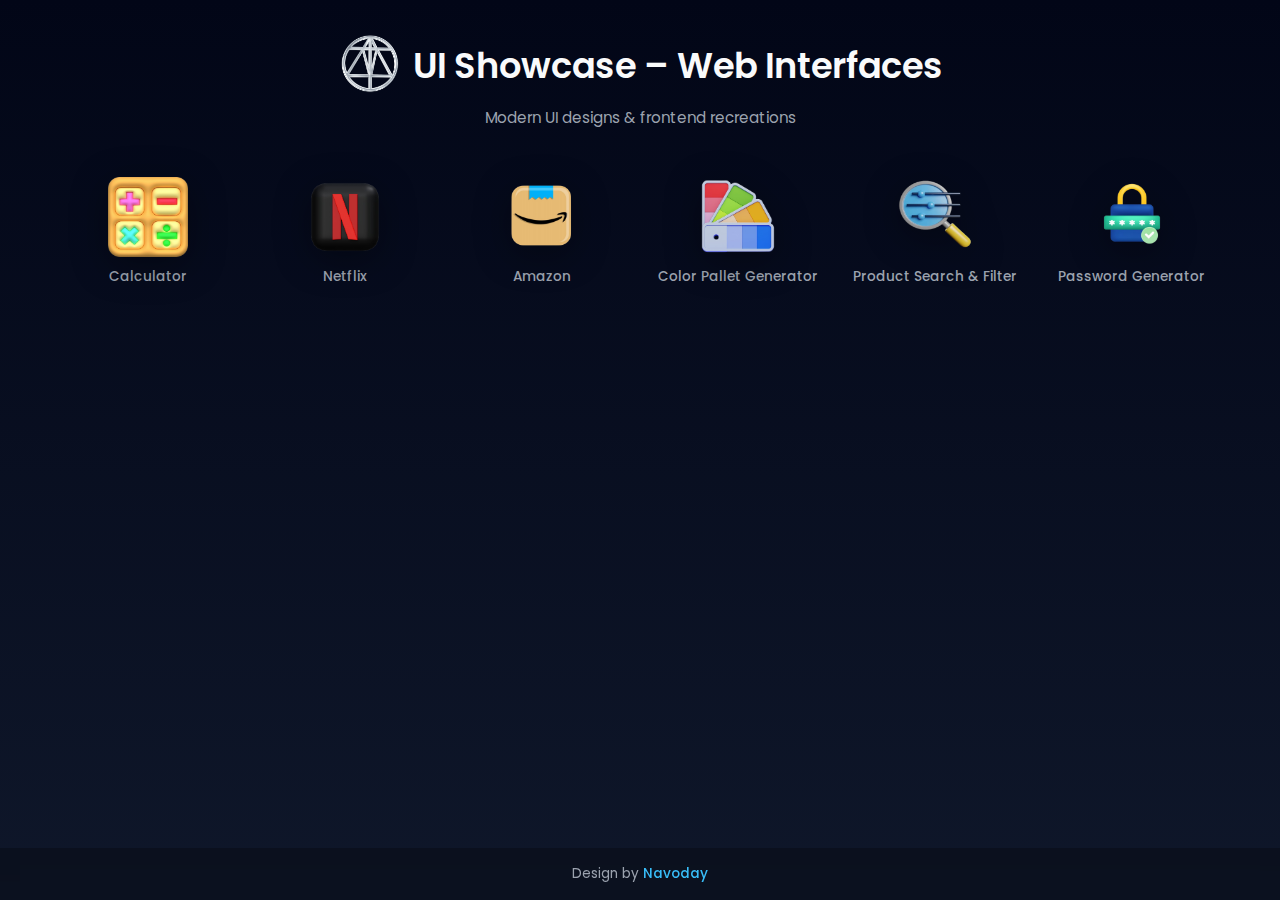
<file: index.html>
<!DOCTYPE html>
<html lang="en">

<head>
  <meta charset="UTF-8" />
  <meta name="viewport" content="width=device-width, initial-scale=1.0" />
  <link rel="icon" href="./favicon.ico">
  <link rel="icon" type="image/png" sizes="16x16" href="./assets/favicon-16x16.png">
  <link rel="icon" type="image/png" sizes="32x32" href="./assets/favicon-32x32.png">
  <link rel="apple-touch-icon" sizes="180x180" href="./assets/favicon.png">
  <title>UI Showcase | Web Interfaces</title>
  <link href="https://fonts.googleapis.com/css2?family=Poppins:wght@400;500;600&display=swap" rel="stylesheet">
  <link rel="stylesheet" href="style.css">
</head>

<body>
  <header>
    <div class="header-inner">
      <img src="./assets/logo_Light.png" loading="eager" alt="UI Showcase Logo" width="66" height="66">
      <h1>UI Showcase – Web Interfaces</h1>
    </div>
    <p>Modern UI designs & frontend recreations</p>
  </header>

  <main>
    <section class="ui-grid" aria-label="UI Showcase">

      <a href="./calculator/calculator.html" class="ui-item">
        <img src="./assets/ui-calculator.png" loading="lazy" alt="Calculator UI Preview">
        <span>Calculator</span>
      </a>


      <a href="./netflix/netflix.html" class="ui-item">
        <img src="./assets/ui-netflix.png" loading="lazy" alt="Netflix UI Preview">
        <span>Netflix</span>
      </a>


      <a href="./amazon/amazon.html" class="ui-item">
        <img src="./assets/ui-amazon.png" loading="lazy" alt="Amazon UI Preview">
        <span>Amazon</span>
      </a>

      <a href="./colorPalette/colorPaletteGenerator.html" class="ui-item">
        <img src="./assets/ui-colorPalette.png" loading="lazy" alt="Color Palette UI Preview">
        <span>Color Pallet Generator</span>
      </a>

      <a href="./productFiltering/productFiltering.html" class="ui-item">
        <img src="./assets/ui-productFiltering.png" loading="lazy" alt="Product Search & Filter UI Preview">
        <span> Product Search & Filter</span>
      </a>

       <a href="./passwordGenerator/passwordGenerator.html" class="ui-item">
        <img src="./assets/ui-passwordGenerator.png" loading="lazy" alt="Password Generator UI Preview">
        <span> Password Generator</span>
      </a>

    </section>

  </main>
  <footer>
    Design by
    <a href="https://navoday-kopawar.github.io/navoday-portfolio/" target="_blank" rel="noopener noreferrer">
      Navoday
    </a>
  </footer>

</body>

</html>
</file>
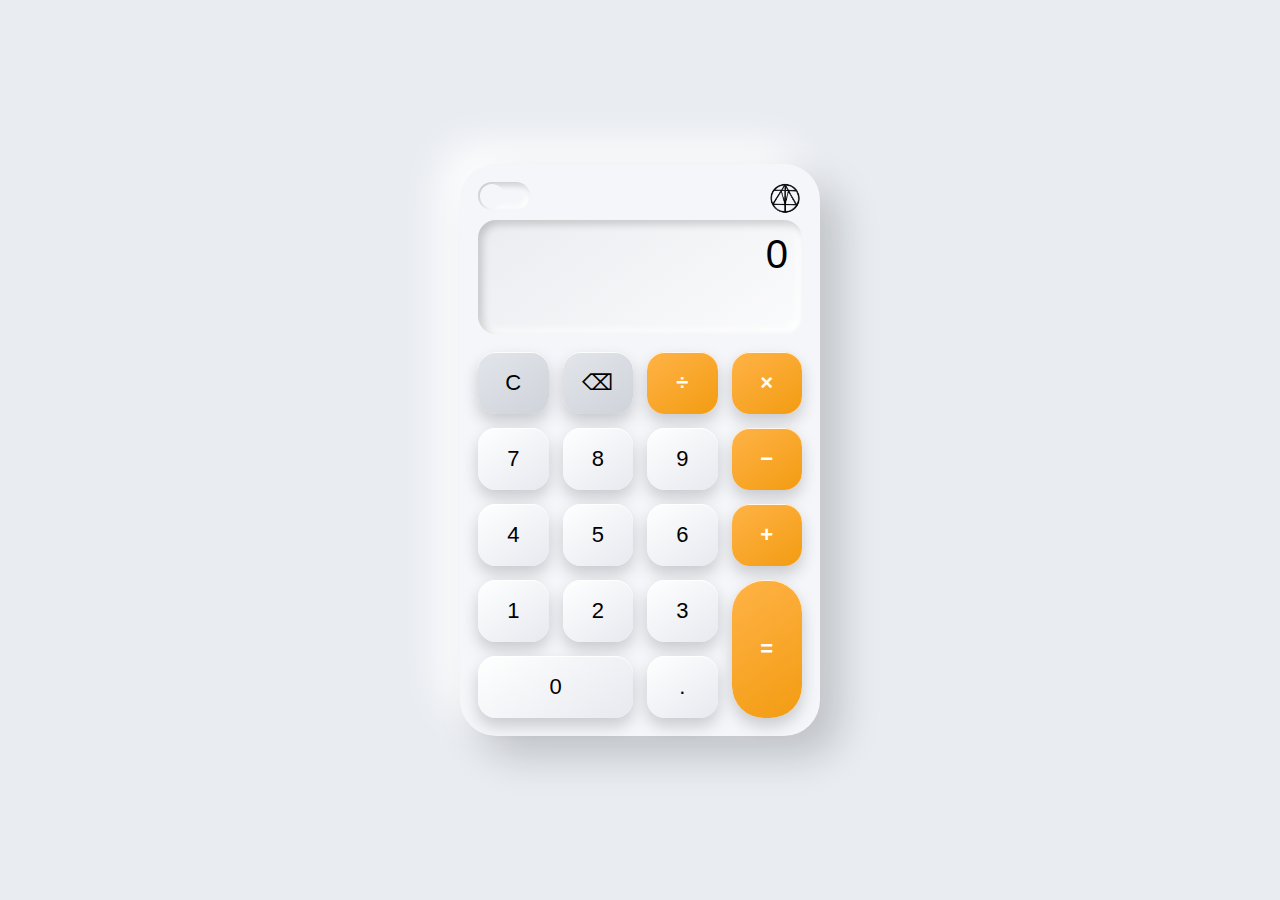
<file: calculator/calculator.html>
<!DOCTYPE html>
<html lang="en">

<head>
  <meta charset="UTF-8" />
  <meta name="viewport" content="width=device-width,
               initial-scale=1.0,
               maximum-scale=1.0,
               user-scalable=no" />
  <link rel="icon" href="./favicon.ico">
  <link rel="icon" type="image/png" sizes="16x16" href="../assets/favicon-16x16.png">
  <link rel="icon" type="image/png" sizes="32x32" href="../assets/favicon-32x32.png">
  <link rel="apple-touch-icon" sizes="180x180" href="../assets/favicon.png">
  <link rel="stylesheet" href="./style.css">
  <title>Calculator UI | UI Showcase</title>

</head>

<body>
  <div class="app-shell">
    <div class="calculator">

      <div class="logo">
        <img src="../assets/logo_Light.png" class="logo-dark">
        <img src="../assets/logo_Dark.png" class="logo-light">
      </div>

      <div class="header">
        <button class="theme-toggle" onclick="toggleTheme(); feedback();">
          <div class="toggle-thumb"></div>
        </button>
      </div>

      <div class="display-wrapper">
        <textarea id="display" class="display" readonly>0</textarea>
      </div>

      <div class="buttons">

        <!-- Clear / Backspace -->
        <button class="clear" aria-label="Clear all" onclick="feedback(); clearAll()">
          C
        </button>

        <button class="backspace" aria-label="Delete last digit" onclick="feedback(); deleteLast()">
          ⌫
        </button>

        <!-- Operators -->
        <button class="operator" aria-label="Divide" onclick="feedback(); appendToDisplay('/')">
          ÷
        </button>

        <button class="operator" aria-label="Multiply" onclick="feedback(); appendToDisplay('*')">
          ×
        </button>

        <!-- Numbers row 1 -->
        <button aria-label="Number 7" onclick="feedback(); appendToDisplay('7')">
          7
        </button>

        <button aria-label="Number 8" onclick="feedback(); appendToDisplay('8')">
          8
        </button>

        <button aria-label="Number 9" onclick="feedback(); appendToDisplay('9')">
          9
        </button>

        <button class="operator" aria-label="Subtract" onclick="feedback(); appendToDisplay('-')">
          −
        </button>

        <!-- Numbers row 2 -->
        <button aria-label="Number 4" onclick="feedback(); appendToDisplay('4')">
          4
        </button>

        <button aria-label="Number 5" onclick="feedback(); appendToDisplay('5')">
          5
        </button>

        <button aria-label="Number 6" onclick="feedback(); appendToDisplay('6')">
          6
        </button>

        <button class="operator" aria-label="Add" onclick="feedback(); appendToDisplay('+')">
          +
        </button>

        <!-- Numbers row 3 -->
        <button aria-label="Number 1" onclick="feedback(); appendToDisplay('1')">
          1
        </button>

        <button aria-label="Number 2" onclick="feedback(); appendToDisplay('2')">
          2
        </button>

        <button aria-label="Number 3" onclick="feedback(); appendToDisplay('3')">
          3
        </button>

        <!-- Equals -->
        <button class="equals" aria-label="Calculate result" onclick="feedback(); calculate()">
          =
        </button>

        <!-- Zero / Decimal -->
        <button class="zero" aria-label="Number 0" onclick="feedback(); appendToDisplay('0')">
          0
        </button>

        <button aria-label="Decimal point" onclick="feedback(); appendToDisplay('.')">
          .
        </button>

      </div>

    </div>
  </div>

  <script src="./script.js"></script>
</body>

</html>
</file>
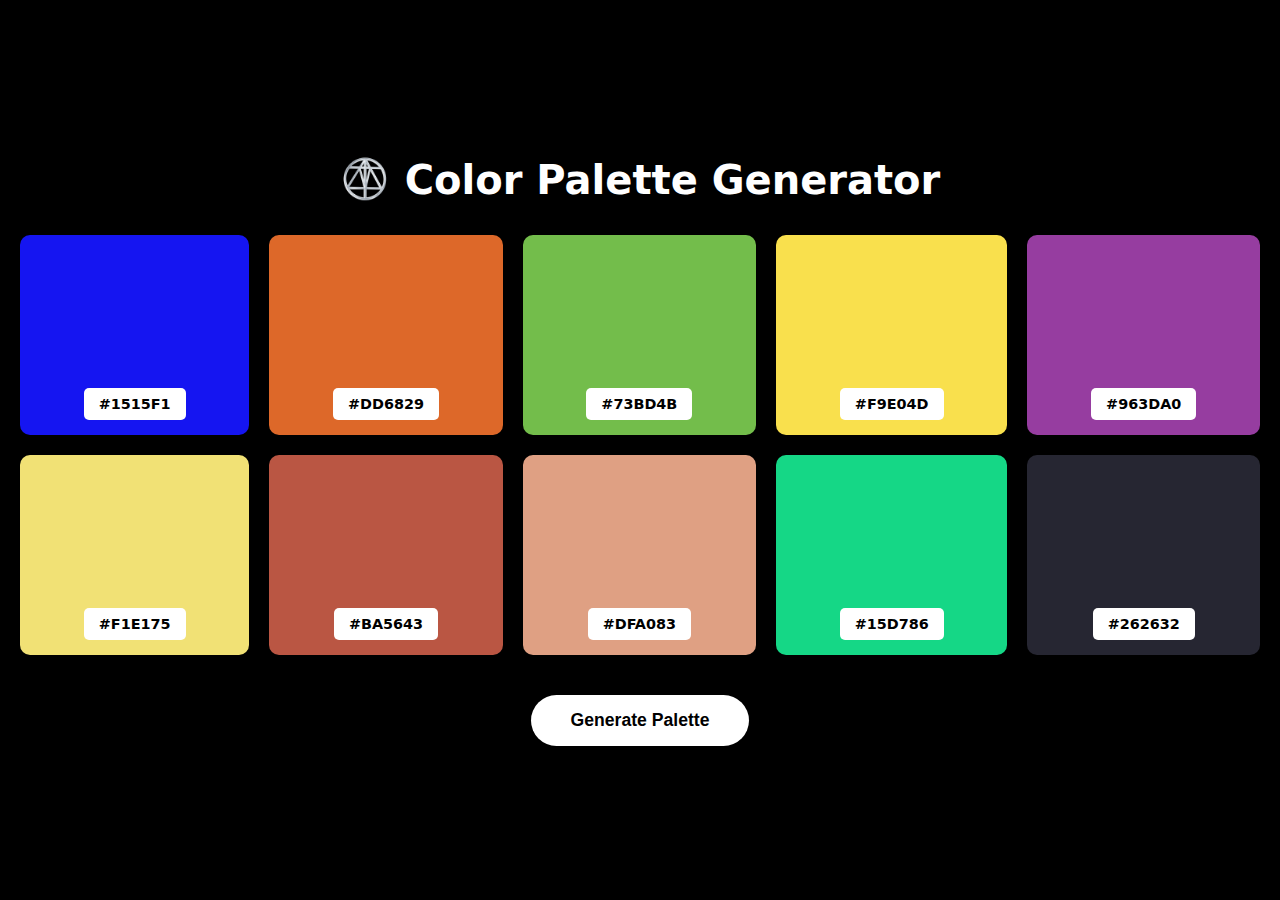
<file: colorPalette/colorPaletteGenerator.html>
<!DOCTYPE html>
<html lang="en">
<head>
    <meta charset="UTF-8">
    <meta name="viewport" content="width=device-width, initial-scale=1.0">
    <link rel="icon" href="./favicon.ico">
    <link rel="icon" type="image/png" sizes="16x16" href="../assets/favicon-16x16.png">
    <link rel="icon" type="image/png" sizes="32x32" href="../assets/favicon-32x32.png">
    <link rel="apple-touch-icon" sizes="180x180" href="../assets/favicon.png">

    <title>Color Palette Generator </title>

  <link rel="stylesheet" href="./style.css">
</head>
<body>

    <div class="container">
        <div class="title">
            <img src="../assets/logo_Light.png" alt="logo2" border="0">
            <h2>Color Palette Generator</h2>
        </div>

        <div id="colorPalette"></div>

        <button id="generateBtn">Generate Palette</button>
    </div>

    <script>
        function getRandomColor() {
            const letters = "0123456789ABCDEF";
            let color = "#";

            for (let i = 0; i < 6; i++) {
                const randomIndex = Math.floor(Math.random() * 16);
                color += letters[randomIndex];
            }

            return color;
        }

        function createCard(color) {
            const card = document.createElement("div");
            card.setAttribute("class", "color-card");
            card.style.backgroundColor = color;

            const code = document.createElement("span");
            code.setAttribute("class", "color-code");
            code.textContent = color;

            code.addEventListener("click", (e) => {
                e.stopPropagation();
                navigator.clipboard.writeText(color);
                const originalText = code.textContent;
                code.textContent = "Copied!";
                setTimeout(() => {
                    code.textContent = originalText;
                }, 800);
            });

            card.append(code);
            return card;
        }

        function getPaletteCount() {
            const width = window.innerWidth;

            if (width >= 1200) return 10;
            if (width >= 900) return 8;
            if (width >= 600) return 6;
            return 4;
        }

        function generatePalette() {
            const palette = document.querySelector("#colorPalette");
            palette.innerHTML = '';

            const count = getPaletteCount();

            for (let i = 0; i < count; i++) {
                const randomColor = getRandomColor();
                const card = createCard(randomColor);
                palette.append(card);
            }
        }

        const generateBtn = document.querySelector("#generateBtn");
        generateBtn.addEventListener("click", generatePalette);
        window.addEventListener("resize", generatePalette);

        generatePalette();
    </script>

</body>
</html>
</file>
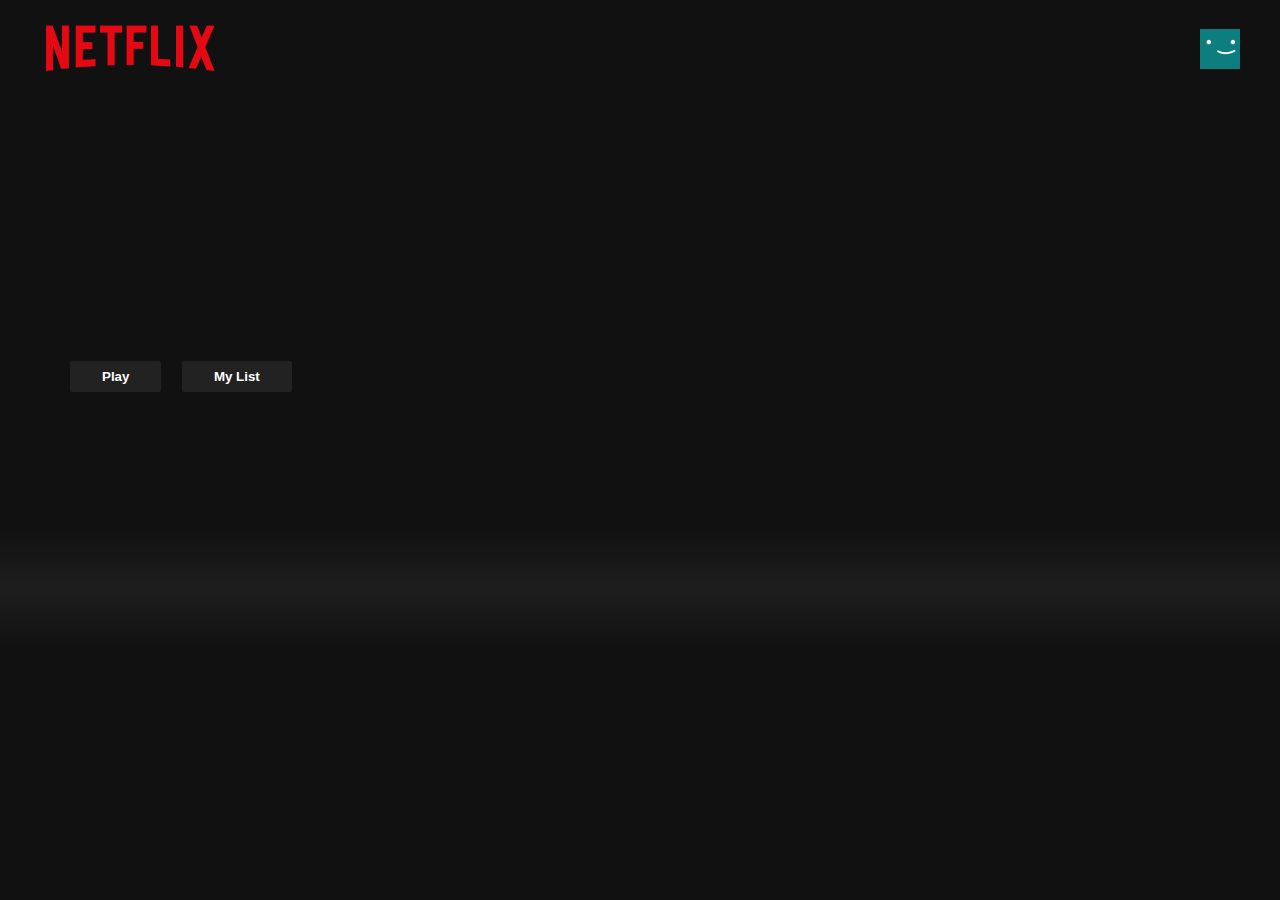
<file: netflix/demo.html>
<!DOCTYPE html>
<html lang="en">

<head>
    <meta charset="UTF-8" />
    <meta http-equiv="X-UA-Compatible" content="IE=edge" />
    <meta name="viewport" content="width=device-width, initial-scale=1.0" />
    <title> Home | Netflix </title>
    <!-- <link rel="stylesheet" href="style.css" /> -->
    <!-- <script src="script.js"></script> -->

    <style>
        * {
            margin: 0;
            padding: 0;
        }

        body {
            font-family: 'Netflix Sans', sans-serif;
            background-color: #111;
        }

        ::-webkit-scrollbar {
            width: 7px;
            background-color: #111;
        }

        ::-webkit-scrollbar-thumb {
            background-color: white;
            border-radius: 10px;
        }

        .nav {
            position: fixed;
            top: 0;
            padding: 20px 40px;
            width: 100%;
            display: flex;
            align-items: center;
            justify-content: space-between;
            z-index: 1;
            transition-timing-function: ease-in;
            transition: all .5s;
        }

        .nav.active {
            background-color: #111;
        }

        .nav_left {
            margin-left: 10px;
        }

        .nav_logo {
            width: 180px
        }

        .nav_right {
            position: fixed;
            right: 30px;
            display: flex;
            margin-right: 10px;
        }

        .nav_avatar {
            width: 40px;
        }

        #banner {
            color: white;
            object-fit: contain;
            height: 644px;
            background-position: center center;
            background-size: cover;
        }

        #banner_contents {
            margin-left: 70px;
            padding-top: 340px;
            height: 190px;
        }

        #banner_title {
            font-size: 3rem;
            font-weight: 800;
            padding-bottom: 0.3rem;
        }

        #banner_description {
            width: 45rem;
            line-height: 1.5;
            padding-top: 1rem;
            font-size: .9rem;
            max-width: 360px;
            height: 80px;
        }

        #banner_button {
            cursor: pointer;
            color: white;
            outline: none;
            border: none;
            font-weight: 700;
            border-radius: .2vw;
            padding-left: 2rem;
            margin-top: 1rem;
            margin-bottom: 1rem;
            padding-right: 2rem;
            margin-right: 1rem;
            padding-top: .5rem;
            background-color: rgba(51, 51, 51, .5);
            padding-bottom: .5rem;
        }

        #banner_button:hover {
            color: black;
            background-color: #e6e6e6;
            transition: all .3s;
        }

        #banner_fadeBottom {
            height: 7.4rem;
            background: linear-gradient(180deg,
                    transparent,
                    rgba(37, 37, 37, .61), #111);
        }

        .row {
            margin-left: 20px;
            color: white;
        }

        .row_poster {
            object-fit: contain;
            width: 100%;
            max-height: 180px;
            margin-right: 10px;
            transition: transform 300ms;
        }

        .row_posters::-webkit-scrollbar {
            display: none;
        }

        .row_posters {
            display: flex;
            overflow-y: hidden;
            overflow-x: scroll;
            padding: 20px;
        }

        .row_poster:hover {
            transform: scale(1.11);
        }

        .row_posterLarge,
        .row_posterLarge1,
        .row_posterLarge2 {
            object-fit: contain;
            width: 100%;
            max-height: 250px;
            margin-right: 10px;
            transition: transform 500ms;
        }

        .row_posterLarge:hover,
        .row_posterLarge1:hover,
        .row_posterLarge2:hover {
            transform: scale(1.09);
            opacity: 1;
        }
    </style>
</head>

<body>
    <!--navbar -->
    <div class="nav">
        <div class="nav__left">
            <a href="index.html">
                <img class="nav_logo" src="./logo.png" alt=""></a>
        </div>
        <div class="nav_right">
            <img src="./avatar.png" class="nav_avatar" alt="">
        </div>
    </div>

    <!-- banner -->
    <header id="banner">
        <div id="banner_contents">
            <h1 id="banner_title"></h1>
            <div id="banner_buttons">
                <button id="banner_button">Play</button>
                <button id="banner_button">My List</button>
            </div>
            <p id="banner_description"></p>
        </div>
        <div id="banner_fadeBottom"></div>
    </header>
    <!-- row -->
    <div id="headrow">
        <div class="row">
            <h2 class="row_title"></h2>
            <div class="row_posters"> </div>
        </div>
    </div>


    <script>
        const nav = document.querySelector(".nav");
        if (nav) {
            window.addEventListener("scroll", () => {
                nav.classList.toggle("active", window.scrollY > 0);
            });
        }

    </script>

    <script>// api key from TMDB
        const api = "api_key=d5f07f0dea6df66919bd755690461e0a";

        // base url of the site
        const base_url = "https://api.themoviedb.org/3";
        const final_url = base_url + "/discover/movie?sort_by=popularity.desc&" + api;
        const banner_url = "https://image.tmdb.org/t/p/original";
        const img_url = "https://image.tmdb.org/t/p/w300"; // You can change "w185" to your pref , https://image.tmdb.org/t/p/w500
        // requests for movies data
        const requests = {

            fetchTrending: `${base_url}/trending/all/week?${api}&language=en-US`,
            fetchNetflixOrignals: `${base_url}/discover/tv?${api}&with_networks=213`,
            fetchActionMovies: `${base_url}/discover/movie?${api}&with_genres=28`,
            fetchComedyMovies: `${base_url}/discover/movie?${api}&with_genres=35`,
            fetchHorrorMovies: `${base_url}/discover/movie?${api}&with_genres=27`,
            fetchRomanceMovies: `${base_url}/discover/movie?${api}&with_genres=10749`,
            fetchDocumentaries: `${base_url}/discover/movie?${api}&with_genres=99`,
        };
        // used to truncate the string
        function truncate(str, n) {
            return str?.length > n ? str.substr(0, n - 1) + "..." : str;
        }
        // banner
        fetch(requests.fetchNetflixOrignals)
            .then((res) => res.json())

            .then((data) => {
                // every refresh the movie will be change
                const setMovie =
                    data.results[Math.floor(Math.random() * data.results.length)];

                var banner = document.getElementById("banner");
                var banner_title = document.getElementById("banner_title");
                var banner_desc = document.getElementById("banner_description");

                if (setMovie.backdrop_path) {
                    banner.style.backgroundImage =
                        `url(${banner_url}${setMovie.backdrop_path})`;
                }

                banner_desc.innerText = truncate(setMovie.overview, 150);
                banner_title.innerText = setMovie.title || setMovie.name || "Untitled";

            });


        //movies rows
        fetch(requests.fetchNetflixOrignals)
            .then((res) => res.json())

            .then((data) => {
                const headrow = document.getElementById("headrow");
                const row = document.createElement("div");

                row.className = "row";
                row.classList.add("netflixrow");
                headrow.appendChild(row);
                const title = document.createElement("h2");
                title.className = "row title";
                title.innerText = "NETFLIX ORIGINALS";

                row.appendChild(title);

                const row_posters = document.createElement("div");
                row_posters.className = "row_posters";
                row.appendChild(row_posters);

                data.results.forEach((movie) => {
                    const poster = document.createElement("img");
                    poster.className = "row_poster";

                    var s = movie.id;

                    poster.id = s;
                    if (movie.poster_path) {
                        poster.src = img_url + movie.poster_path;
                    } else {
                        poster.src = "./placeholder.png";
                    }

                    row_posters.appendChild(poster);

                });
            });

        //Trending

        fetch(requests.fetchTrending)
            .then((res) => res.json())

            .then((data) => {
                const headrow = document.getElementById("headrow");
                const row = document.createElement("div");

                row.className = "row";
                //row.classList.add("netflixrow");
                headrow.appendChild(row);
                const title = document.createElement("h2");
                title.className = "row_title";
                title.innerText = "Top Rated";

                row.appendChild(title);

                const row_posters = document.createElement("div");
                row_posters.className = "row_posters";
                row.appendChild(row_posters);

                data.results.forEach((movie) => {
                    const poster = document.createElement("img");
                    poster.className = "row_poster";

                    var s2 = movie.id;

                    poster.id = s2;
                    if (movie.poster_path) {
                        poster.src = img_url + movie.poster_path;
                    } else {
                        poster.src = "./placeholder.png";
                    }

                    row_posters.appendChild(poster);

                });
            });

        //ActionMovies:

        fetch(requests.fetchActionMovies)
            .then((res) => res.json())

            .then((data) => {
                const headrow = document.getElementById("headrow");
                const row = document.createElement("div");

                row.className = "row";
                row.classList.add("netflixrow");
                headrow.appendChild(row);
                const title = document.createElement("h2");
                title.className = "row_title";
                title.innerText = "Action Movies";

                row.appendChild(title);

                const row_posters = document.createElement("div");
                row_posters.className = "row_posters";
                row.appendChild(row_posters);

                data.results.forEach((movie) => {
                    const poster = document.createElement("img");
                    poster.className = "row_poster";

                    var s2 = movie.id;

                    poster.id = s2;
                    if (movie.poster_path) {
                        poster.src = img_url + movie.poster_path;
                    } else {
                        poster.src = "./placeholder.png";
                    }

                    row_posters.appendChild(poster);

                });
            });

        //ComedyMovies:

        fetch(requests.fetchComedyMovies)
            .then((res) => res.json())

            .then((data) => {
                const headrow = document.getElementById("headrow");
                const row = document.createElement("div");

                row.className = "row";
                //row.classList.add("netflixrow");
                headrow.appendChild(row);
                const title = document.createElement("h2");
                title.className = "row_title";
                title.innerText = "Comedy Movies";

                row.appendChild(title);

                const row_posters = document.createElement("div");
                row_posters.className = "row_posters";
                row.appendChild(row_posters);

                data.results.forEach((movie) => {
                    const poster = document.createElement("img");
                    poster.className = "row_poster";

                    var s = movie.id;

                    poster.id = s;
                    if (movie.poster_path) {
                        poster.src = img_url + movie.poster_path;
                    } else {
                        poster.src = "./placeholder.png";
                    }

                    row_posters.appendChild(poster);

                });
            });

        //HorrorMovies:

        fetch(requests.fetchHorrorMovies)
            .then((res) => res.json())

            .then((data) => {
                const headrow = document.getElementById("headrow");
                const row = document.createElement("div");

                row.className = "row";
                //row.classList.add("netflixrow");
                headrow.appendChild(row);
                const title = document.createElement("h2");
                title.className = "row_title";
                title.innerText = "Horror Movies";

                row.appendChild(title);

                const row_posters = document.createElement("div");
                row_posters.className = "row_posters";
                row.appendChild(row_posters);

                data.results.forEach((movie) => {
                    const poster = document.createElement("img");
                    poster.className = "row_poster";

                    var s = movie.id;

                    poster.id = s;
                    if (movie.poster_path) {
                        poster.src = img_url + movie.poster_path;
                    } else {
                        poster.src = "./placeholder.png";
                    }

                    row_posters.appendChild(poster);

                });
            });

        //RomanceMovies

        fetch(requests.fetchRomanceMovies)
            .then((res) => res.json())

            .then((data) => {
                const headrow = document.getElementById("headrow");
                const row = document.createElement("div");

                row.className = "row";
                //row.classList.add("netflixrow");
                headrow.appendChild(row);
                const title = document.createElement("h2");
                title.className = "row_title";
                title.innerText = "Romance Movies";

                row.appendChild(title);

                const row_posters = document.createElement("div");
                row_posters.className = "row_posters";
                row.appendChild(row_posters);

                data.results.forEach((movie) => {
                    const poster = document.createElement("img");
                    poster.className = "row_poster";

                    var s = movie.id;

                    poster.id = s;
                    if (movie.poster_path) {
                        poster.src = img_url + movie.poster_path;
                    } else {
                        poster.src = "./placeholder.png";
                    }

                    row_posters.appendChild(poster);

                });
            });

        //Documentaries

        fetch(requests.fetchDocumentaries)
            .then((res) => res.json())

            .then((data) => {
                const headrow = document.getElementById("headrow");
                const row = document.createElement("div");

                row.className = "row";
                //row.classList.add("netflixrow");
                headrow.appendChild(row);
                const title = document.createElement("h2");
                title.className = "row_title";
                title.innerText = "Documentaries";

                row.appendChild(title);

                const row_posters = document.createElement("div");
                row_posters.className = "row_posters";
                row.appendChild(row_posters);

                data.results.forEach((movie) => {
                    const poster = document.createElement("img");
                    poster.className = "row_poster";

                    var s = movie.id;

                    poster.id = s;
                    if (movie.poster_path) {
                        poster.src = img_url + movie.poster_path;
                    } else {
                        poster.src = "./placeholder.png";
                    }

                    row_posters.appendChild(poster);

                });
            });
    </script>
</body>

</html>
</file>
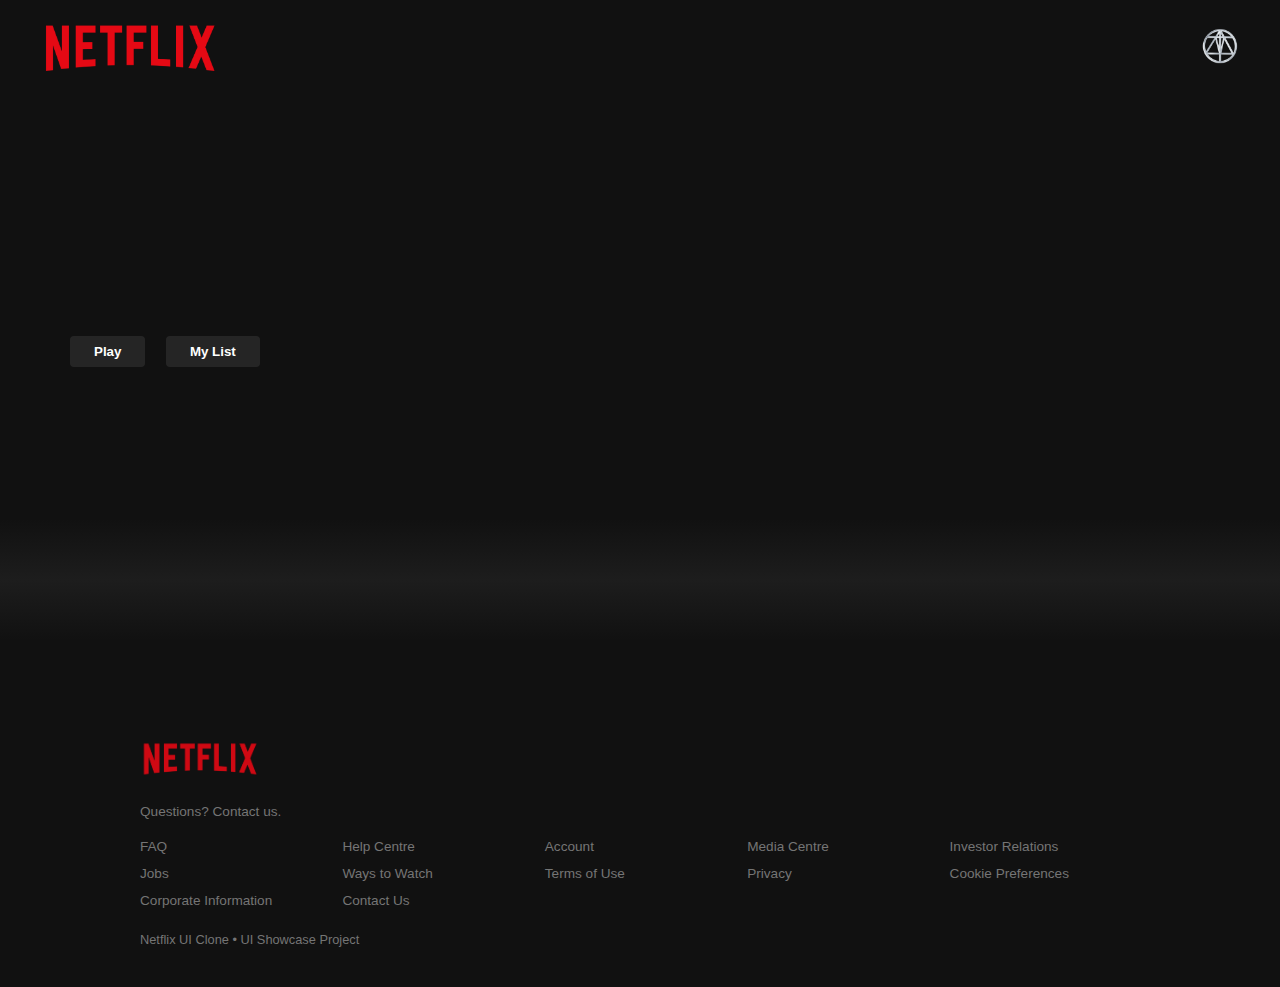
<file: netflix/netflix.html>
<!DOCTYPE html>
<html lang="en">

<head>
  <meta charset="UTF-8" />
  <meta http-equiv="X-UA-Compatible" content="IE=edge" />
  <meta name="viewport" content="width=device-width, initial-scale=1.0" />
  <!-- Favicon -->
  <link rel="icon" href="./favicon.ico">
  <link rel="icon" type="image/png" sizes="16x16" href="../assets/favicon-16x16.png">
  <link rel="icon" type="image/png" sizes="32x32" href="../assets/favicon-32x32.png">
  <link rel="apple-touch-icon" sizes="180x180" href="../assets/favicon.png">

  <title>Home | Netflix</title>

  <link rel="stylesheet" href="./style.css">
</head>

<body>

  <!-- NAVBAR -->
  <div class="nav">
    <img src="./logo.png" class="nav_logo" alt="Netflix Logo">
    <img src="../assets/logo_Light.png" class="nav_avatar" alt="User Avatar">
  </div>

  <!-- BANNER -->
  <header id="banner">
    <div id="banner_contents">
      <h1 id="banner_title"></h1>
      <div>
        <button class="banner_btn">Play</button>
        <button class="banner_btn">My List</button>
      </div>
      <p id="banner_description"></p>
    </div>
    <div id="banner_fadeBottom"></div>
  </header>

  <!-- MOVIE ROWS -->
  <div id="headrow"></div>

  <!-- FOOTER -->
  <!-- FOOTER -->
  <footer class="netflix-footer">
    <div class="footer-content">

      <!-- Footer Logo -->
      <div class="footer-logo">
        <img src="./logo.png" alt="Netflix UI Clone Logo">

      </div>

      <p class="footer-question">Questions? Contact us.</p>

      <div class="footer-links">
        <a href="#">FAQ</a>
        <a href="#">Help Centre</a>
        <a href="#">Account</a>
        <a href="#">Media Centre</a>

        <a href="#">Investor Relations</a>
        <a href="#">Jobs</a>
        <a href="#">Ways to Watch</a>
        <a href="#">Terms of Use</a>

        <a href="#">Privacy</a>
        <a href="#">Cookie Preferences</a>
        <a href="#">Corporate Information</a>
        <a href="#">Contact Us</a>
      </div>

      <p class="footer-copy">
        Netflix UI Clone • UI Showcase Project
      </p>

    </div>
  </footer>
  <script src="./script.js"></script>

</body>

</html>
</file>
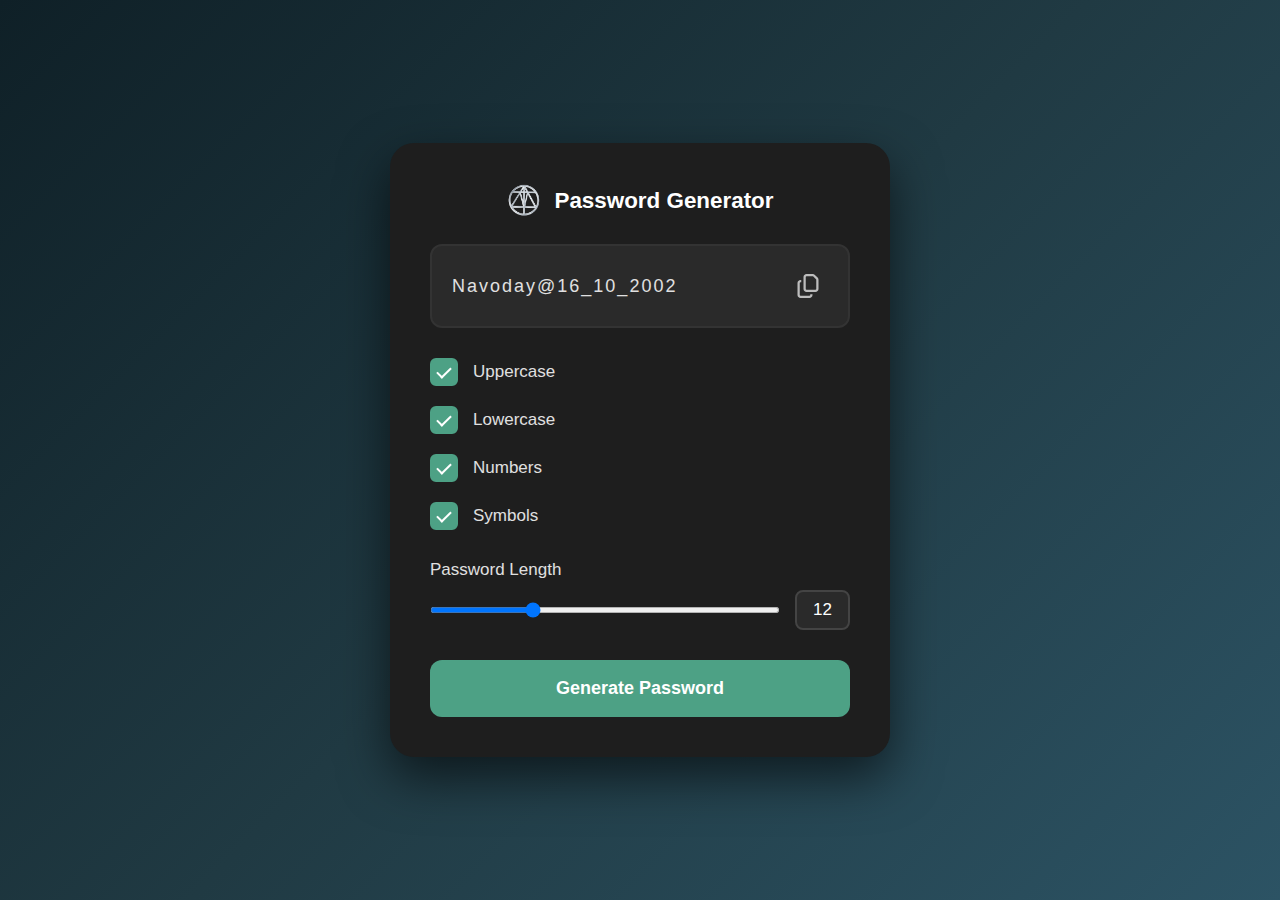
<file: passwordGenerator/passwordGenerator.html>
<!DOCTYPE html>
<html lang="en">

<head>
    <meta charset="UTF-8">
    <meta name="viewport" content="width=device-width, initial-scale=1.0">
    <link rel="icon" href="./favicon.ico">
    <link rel="icon" type="image/png" sizes="16x16" href="../assets/favicon-16x16.png">
    <link rel="icon" type="image/png" sizes="32x32" href="../assets/favicon-32x32.png">
    <link rel="apple-touch-icon" sizes="180x180" href="../assets/favicon.png">
    <title> Password Generator</title>
    <link rel="stylesheet" href="style.css">
   

</head>

<body>

    <div class="container">
        <div class="logo-wrapper">
            <img src="../assets/logo_Light.png" alt="logo" class="logo">
            <h2>Password Generator</h2>
        </div>

        <div class="password-display">
            <p class="password-text" id="passwordText"></p>
            <button class="copy-btn" id="copyBtn">
                <svg class="copy-icon" xmlns="http://www.w3.org/2000/svg"
                    viewBox="0 0 448 512"><!--!Font Awesome Free v7.1.0 by @fontawesome - https://fontawesome.com License - https://fontawesome.com/license/free Copyright 2025 Fonticons, Inc.-->
                    <path
                        d="M384 336l-192 0c-8.8 0-16-7.2-16-16l0-256c0-8.8 7.2-16 16-16l133.5 0c4.2 0 8.3 1.7 11.3 4.7l58.5 58.5c3 3 4.7 7.1 4.7 11.3L400 320c0 8.8-7.2 16-16 16zM192 384l192 0c35.3 0 64-28.7 64-64l0-197.5c0-17-6.7-33.3-18.7-45.3L370.7 18.7C358.7 6.7 342.5 0 325.5 0L192 0c-35.3 0-64 28.7-64 64l0 256c0 35.3 28.7 64 64 64zM64 128c-35.3 0-64 28.7-64 64L0 448c0 35.3 28.7 64 64 64l192 0c35.3 0 64-28.7 64-64l0-16-48 0 0 16c0 8.8-7.2 16-16 16L64 464c-8.8 0-16-7.2-16-16l0-256c0-8.8 7.2-16 16-16l16 0 0-48-16 0z" />
                </svg>
            </button>
        </div>

        <div class="options">
            <!-- Uppercase -->
            <div class="option">
                <label class="checkbox-wrapper">
                    <input type="checkbox" id="uppercase">
                    <span class="checkmark"></span>
                </label>
                <label for="uppercase">Uppercase</label>
            </div>

            <!-- Lowercase -->
            <div class="option">
                <label class="checkbox-wrapper">
                    <input type="checkbox" id="lowercase" checked>
                    <span class="checkmark"></span>
                </label>
                <label for="lowercase">Lowercase</label>
            </div>

            <!-- Numbers -->
            <div class="option">
                <label class="checkbox-wrapper">
                    <input type="checkbox" id="numbers">
                    <span class="checkmark"></span>
                </label>
                <label for="numbers">Numbers</label>
            </div>

            <!-- Symbols -->
            <div class="option">
                <label class="checkbox-wrapper">
                    <input type="checkbox" id="symbols" checked>
                    <span class="checkmark"></span>
                </label>
                <label for="symbols">Symbols</label>
            </div>
        </div>

        <div class="slider-container">
            <label for="lengthSlider" class="slider-label">Password Length</label>
            <div class="slider-wrapper">
                <input type="range" min="4" max="32" id="lengthSlider" class="slider" value="12">
                <div class="length-display" id="lengthDisplay">12</div>
            </div>
        </div>

        <button class="generate-btn" id="generateBtn">Generate Password</button>
    </div>

    <div id="copiedMessage" class="copied-message">Copied to clipboard!
    </div>
    <script src="./script.js"></script>
    

</body>

</html>
</file>
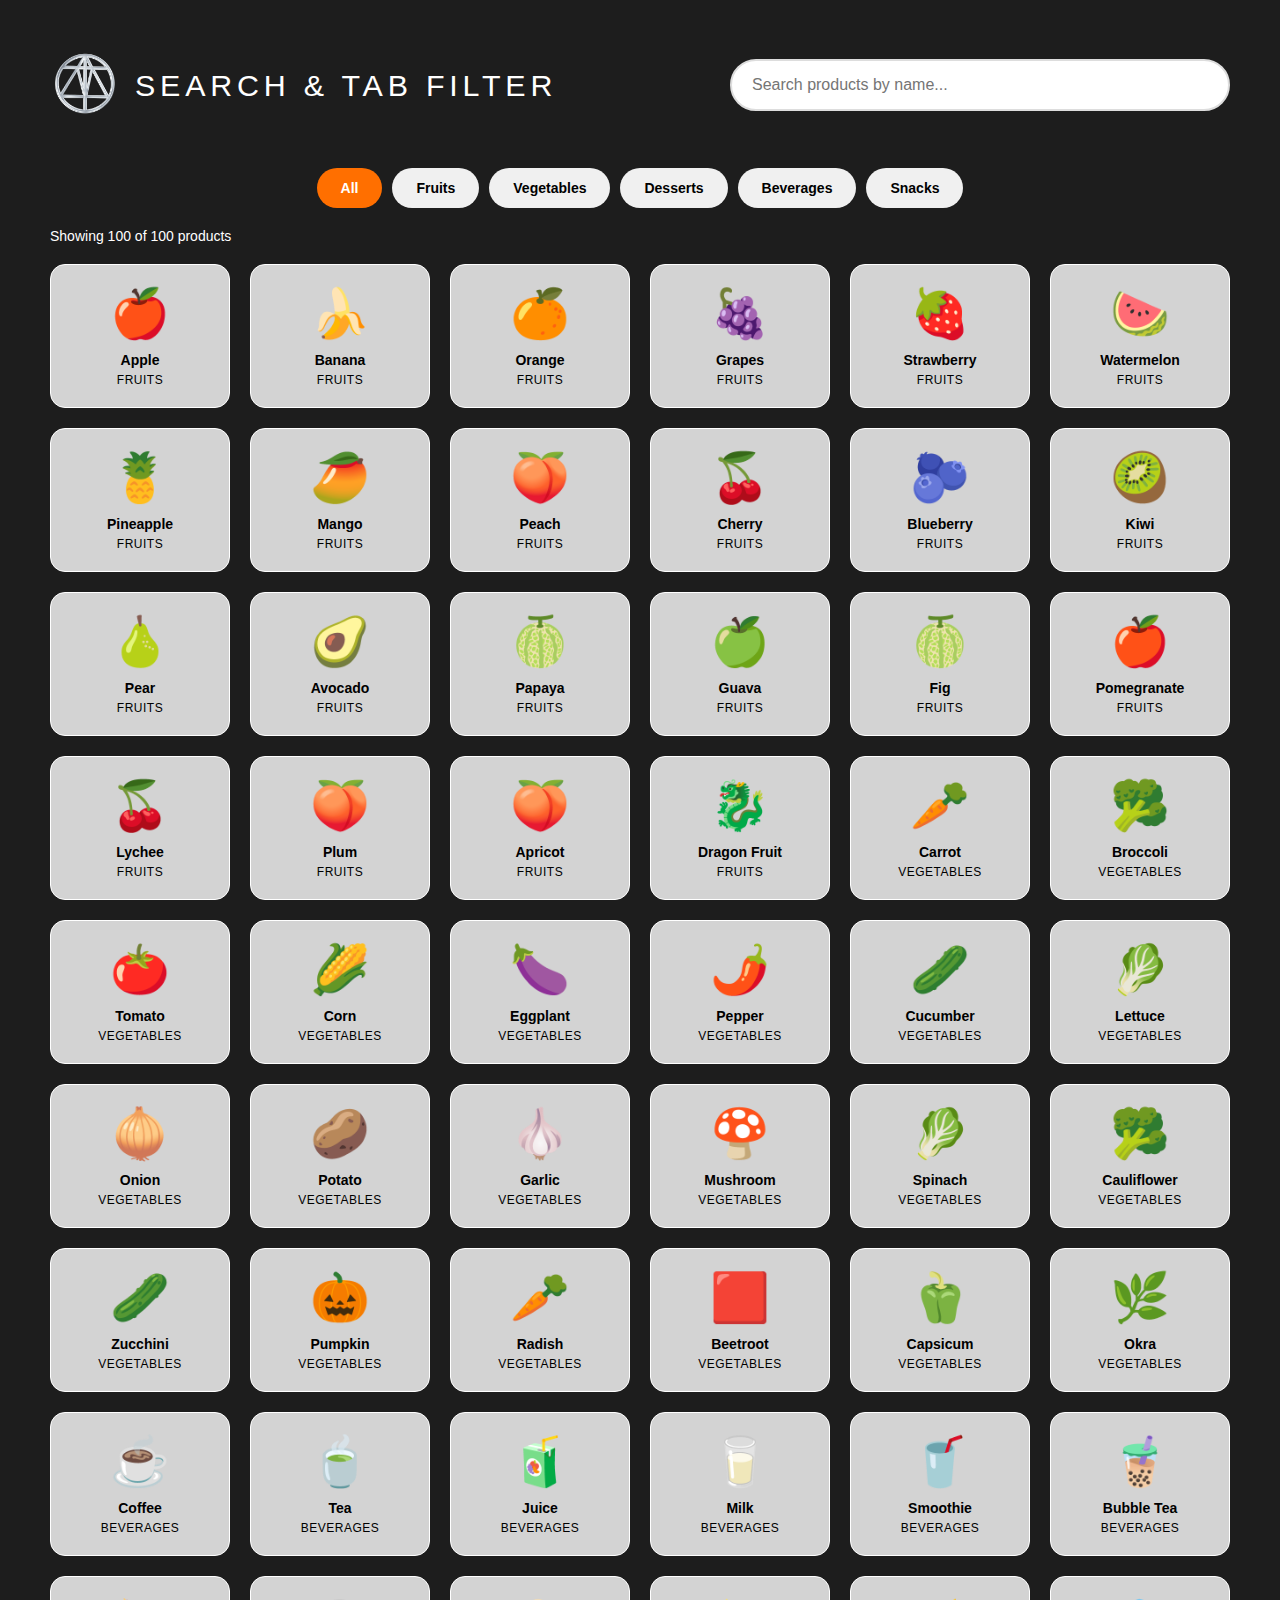
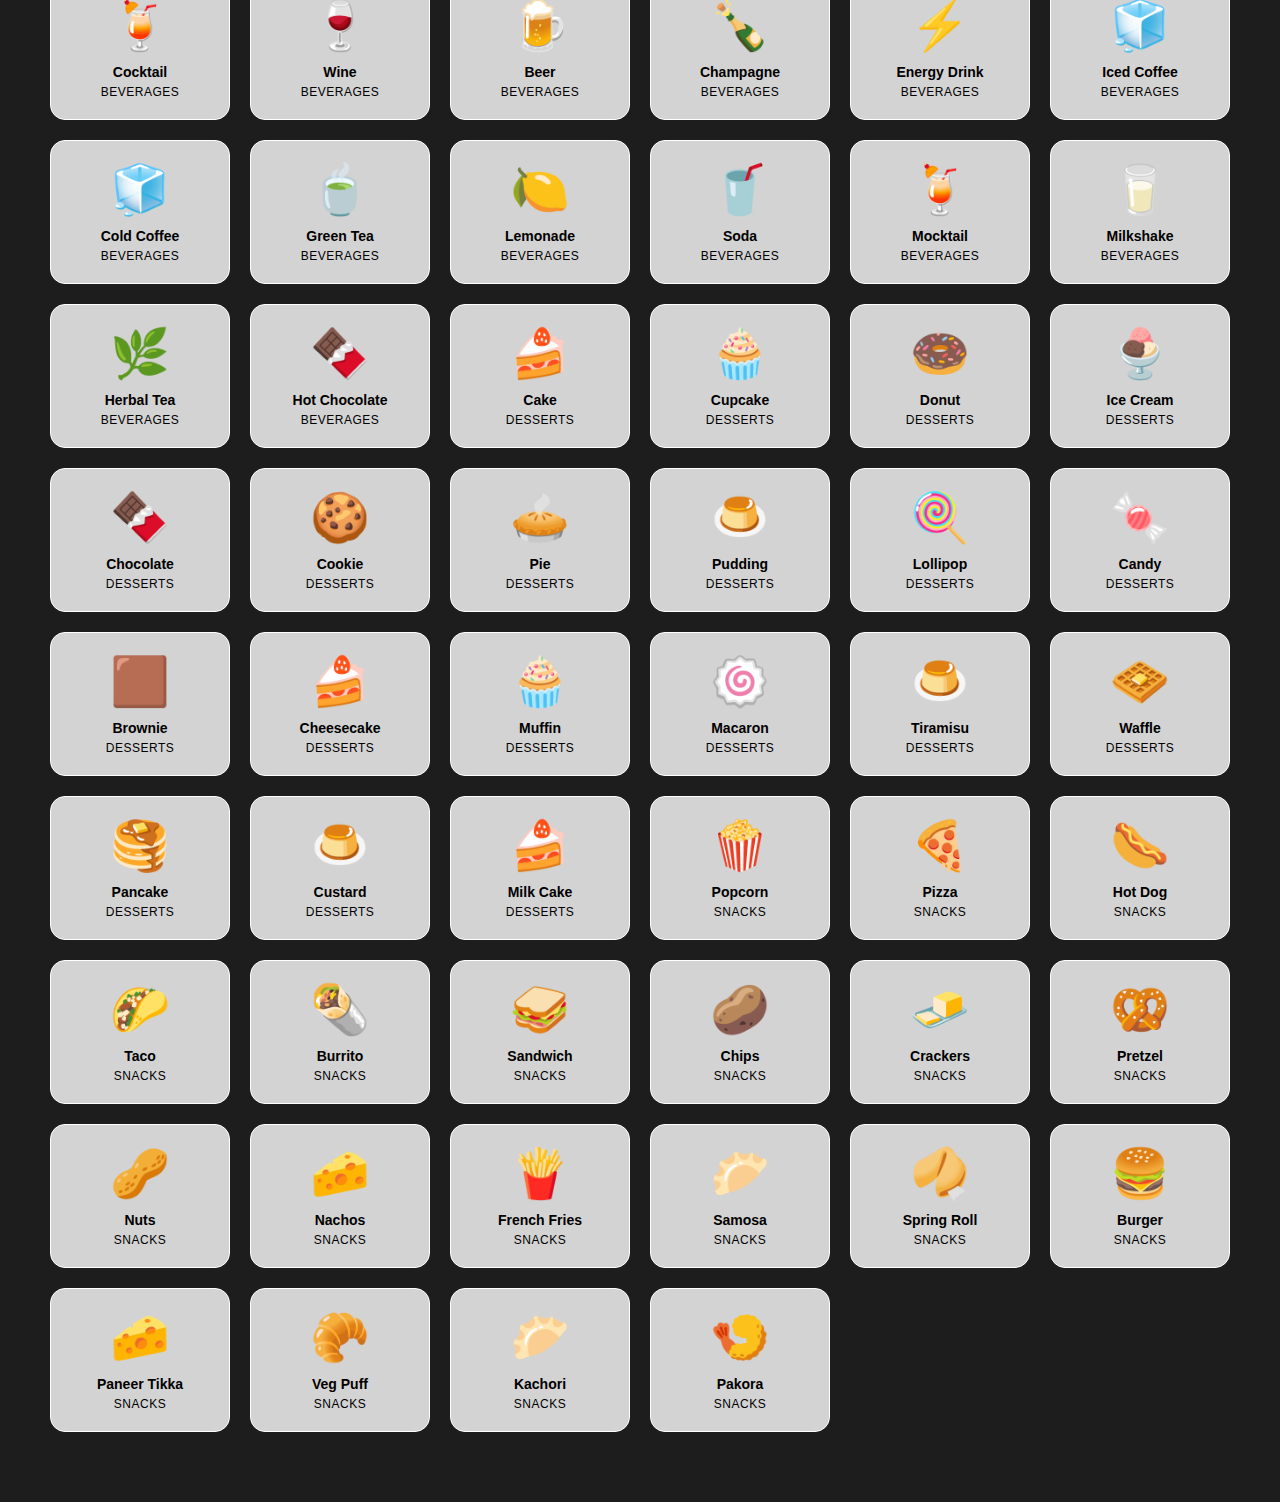
<file: productFiltering/productFiltering.html>
<!DOCTYPE html>
<html lang="en">

<head>
    <meta charset="UTF-8">
    <meta name="viewport" content="width=device-width, initial-scale=1.0">
    <link rel="icon" href="./favicon.ico">
    <link rel="icon" type="image/png" sizes="16x16" href="../assets/favicon-16x16.png">
    <link rel="icon" type="image/png" sizes="32x32" href="../assets/favicon-32x32.png">
    <link rel="apple-touch-icon" sizes="180x180" href="../assets/favicon.png">
    <title>Product Filtering</title>
    <link rel="stylesheet" href="style.css">

   
</head>

<body>

    <div class="container">
        <div class="search-header">
            <div class="header-left">
                <img src="../assets/logo_Light.png" alt="logo" class="logo">
                <h2>Search & Tab Filter</h2>
            </div>

            <input type="text" id="searchInput" class="search-input" placeholder="Search products by name..."
                autocomplete="off">
        </div>


        <div class="filter-tabs" id="filterTabs">
            <!-- buttons are created in JavaScript -->
        </div>

        <div class="results-info" id="resultsInfo"></div>

        <div class="cards-grid" id="cardsGrid">
            <!-- cards are created in javascript -->
        </div>
    </div>




    <script src="script.js"></script>

</body>

</html>
</file>
<file: style.css>
:root {
        --bg: #020617;
        --card: #111827;
        --muted: #9ca3af;
        --text: #f9fafb;
        --accent: #38bdf8;
    }

    * {
        margin: 0;
        padding: 0;
        box-sizing: border-box;
    }

    body {
        font-family: "Poppins", sans-serif;
        background: linear-gradient(180deg, #020617, #0f172a);
        color: var(--text);
        min-height: 100vh;
        display: flex;
        flex-direction: column;
    }

    header {
        text-align: center;
        padding: 2rem 1rem 1.5rem;
    }

    .header-inner {
        display: flex;
        align-items: center;
        justify-content: center;
        gap: 10px;
    }

    header h1 {
        font-size: clamp(1.5rem, 4vw, 2.2rem);
        font-weight: 600;
    }

    header p {
        margin-top: 0.5rem;
        font-size: 0.95rem;
        color: var(--muted);
    }

    main {
        flex: 1;
        padding: 1.5rem;
        max-width: 1200px;
        margin: 0 auto;
        width: 100%;
    }

    .ui-grid {
        display: grid;
        grid-template-columns: repeat(auto-fit, minmax(120px, 1fr));
        gap: 1.8rem;
        justify-items: center;
    }

    .ui-item {
        display: flex;
        flex-direction: column;
        align-items: center;
        gap: 0.6rem;
        text-decoration: none;
        color: var(--muted);

    }

    .ui-item img {
        width: 80px;
        height: 80px;
        transition: transform 0.2s ease;
        filter: drop-shadow(0 8px 18px rgba(0, 0, 0, 0.35));
    }

    .ui-item:hover img {
        transform: scale(1.12);
    }

    .ui-item span {
        font-size: 0.85rem;
        font-weight: 500;
        text-align: center;
    }

    .ui-item:focus-visible {
        outline: 2px solid var(--accent);
        outline-offset: 6px;
    }

    footer {
        text-align: center;
        padding: 1rem;
        font-size: 0.85rem;
        color: var(--muted);
        background: rgba(0, 0, 0, 0.25);
        backdrop-filter: blur(8px);
    }

    footer a {
        color: var(--accent);
        text-decoration: none;
        font-weight: 500;
    }

    footer a:hover {
        text-decoration: underline;
    }
</file>
<file: calculator/style.css>
:root {
        --bg: #e9ecf1;
        --card: #f5f6fa;
        --text: #000;
        --btn: #f5f6fa;
        --op: #f5a623;
        --shadow-dark: rgba(0, 0, 0, 0.18);
        --shadow-light: rgba(255, 255, 255, 0.95);
    }

    body.dark {
        --bg: #1e1e1e;
        --card: #2a2a2a;
        --text: #fff;
        --btn: #2a2a2a;
        --shadow-dark: rgba(0, 0, 0, 0.7);
        --shadow-light: rgba(255, 255, 255, 0.06);
    }

    * {
        margin: 0;
        padding: 0;
        box-sizing: border-box;
        font-family: -apple-system, BlinkMacSystemFont, "Segoe UI", Roboto, sans-serif;
        user-select: none;
        -webkit-user-select: none;
        -webkit-touch-callout: none;
    }

    html,
    body {
        touch-action: manipulation;
        -webkit-tap-highlight-color: transparent;
    }

    body {
        background: var(--bg);
        min-height: 100svh;
        display: flex;
        align-items: center;
        justify-content: center;
    }

    .app-shell {
        width: 100%;
        display: flex;
        justify-content: center;
        padding: 16px;
    }

    .calculator {
        width: 100%;
        max-width: 360px;
        background: var(--card);
        border-radius: 36px;
        padding: 18px;
        box-shadow:
            20px 20px 40px var(--shadow-dark),
            -20px -20px 40px var(--shadow-light);
        position: relative;
    }


    .logo {
        position: absolute;
        top: 18px;
        right: 18px;
        width: 34px;
        height: 34px;
    }

    .logo img {
        width: 100%;
        height: 100%;
        object-fit: contain;
        display: none;
    }

    body:not(.dark) .logo .logo-light {
        display: block;
    }

    body.dark .logo .logo-dark {
        display: block;
    }


    .header {
        display: flex;
        justify-content: flex-start;
        margin-bottom: 10px;
    }

    .theme-toggle {
        width: 52px;
        height: 28px;
        border-radius: 20px;
        background: var(--btn);
        border: none;
        cursor: pointer;
        position: relative;
        outline: none;
        box-shadow:
            inset 3px 3px 6px var(--shadow-dark),
            inset -3px -3px 6px var(--shadow-light);
    }

    .toggle-thumb {
        width: 24px;
        height: 24px;
        background: var(--card);
        border-radius: 50%;
        position: absolute;
        top: 2px;
        left: 2px;
        transition: transform 0.3s ease;
    }

    body.dark .toggle-thumb {
        transform: translateX(24px);
    }


    .display-wrapper {
        margin-bottom: 14px;
    }

    .display {
        width: 100%;
        resize: none;
        border: none;
        outline: none;
        color: var(--text);
        font-size: 40px;
        text-align: right;
        min-height: 64px;
        padding: 12px 14px;
        border-radius: 18px;
        background: linear-gradient(145deg,
                rgba(0, 0, 0, 0.04),
                rgba(255, 255, 255, 0.6));
        box-shadow:
            inset 4px 4px 8px var(--shadow-dark),
            inset -4px -4px 8px var(--shadow-light);
    }


    .buttons {
        display: grid;
        grid-template-columns: repeat(4, 1fr);
        grid-auto-rows: 62px;
        gap: 14px;
    }

    button {
        height: 62px;
        border-radius: 18px;
        border: none;
        background: linear-gradient(145deg, #ffffff, #e6e9ef);
        color: var(--text);
        font-size: 22px;
        cursor: pointer;
        outline: none;
        -webkit-tap-highlight-color: transparent;
        box-shadow:
            0 8px 16px rgba(0, 0, 0, 0.18),
            inset 0 1px 0 rgba(255, 255, 255, 0.9);
        transition: transform 0.08s ease, box-shadow 0.08s ease;
    }

    body.dark button {
        background: linear-gradient(145deg, #2f2f2f, #242424);
    }

    button:active {
        transform: translateY(3px);
        box-shadow:
            0 3px 6px rgba(0, 0, 0, 0.35),
            inset 0 3px 6px rgba(0, 0, 0, 0.4);
    }

    .operator,
    .equals {
        background: linear-gradient(145deg, #ffb347, #f39c12);
        color: #fff;
        font-weight: 600;
    }

    .equals {
        grid-row: span 2;
        height: 100%;
        border-radius: 32px;
    }

    .clear,
    .backspace {
        background: linear-gradient(145deg, #e2e5ea, #cfd3da);
    }

    .zero {
        grid-column: span 2;
    }
</file>
<file: colorPalette/style.css>
* {
    margin: 0;
    padding: 0;
    box-sizing: border-box;
}

body {
    font-family: system-ui;
    background-color: black;
    min-height: 100vh;
    display: flex;
    justify-content: center;
    align-items: center;
}

.container {
    text-align: center;
    padding: 20px;
    width: 100%;
    max-width: 1400px;
}

.title {
    display: inline-flex;
    align-items: center;
    gap: 15px;
    margin-bottom: 30px;
}

.title img {
    width: 50px;
    height: auto;
}

h2 {
    color: white;
    font-size: 2.5rem;
    white-space: nowrap;
}

#colorPalette {
    display: flex;
    gap: 20px;
    justify-content: center;
    flex-wrap: wrap;
    margin-bottom: 40px;
}

.color-card {
    width: 150px;
    height: 200px;
    border-radius: 10px;
    display: flex;
    align-items: flex-end;
    justify-content: center;
    padding: 15px;
    cursor: pointer;
    transition: transform 0.2s;
}

.color-card:hover {
    transform: translateY(-5px);
}

.color-code {
    background-color: white;
    padding: 8px 15px;
    border-radius: 5px;
    font-weight: bold;
    font-size: 0.9rem;
    cursor: pointer;
    user-select: none;
}

#generateBtn {
    background-color: white;
    border: none;
    padding: 15px 40px;
    font-size: 1.1rem;
    font-weight: bold;
    border-radius: 50px;
    cursor: pointer;
    transition: transform 0.2s;
    display: inline-block;
}

#generateBtn:hover {
    transform: scale(1.05);
}


@media (min-width: 1024px) {
    #colorPalette {
        display: grid;
        grid-auto-flow: column;
        grid-template-rows: repeat(2, 200px);
        gap: 20px;
        width: 100%;
        justify-content: stretch;
    }

    .color-card {
        width: 100%;
    }
}

@media (max-width: 768px) {
    h2 {
        font-size: 2rem;
    }

    .title img {
        width: 40px;
    }

    .color-card {
        width: 130px;
        height: 180px;
    }
}

@media (max-width: 480px) {
    h2 {
        font-size: 1.7rem;
    }

    .title img {
        width: 34px;
    }

    #generateBtn {
        padding: 12px 30px;
        font-size: 1rem;
    }
}
</file>
<file: netflix/style.css>
* {
    margin: 0;
    padding: 0;
    box-sizing: border-box;
}

body {
    font-family: 'Netflix Sans', Arial, sans-serif;
    background-color: #111;
    color: #fff;
}

::-webkit-scrollbar {
    width: 7px;
    background-color: #111;
}

::-webkit-scrollbar-thumb {
    background-color: white;
    border-radius: 10px;
}

/* NAVBAR */
.nav {
    position: fixed;
    top: 0;
    width: 100%;
    padding: 20px 40px;
    display: flex;
    justify-content: space-between;
    align-items: center;
    z-index: 10;
    transition: background 0.4s ease;
}

.nav.active {
    background: #111;
}

.nav_logo {
    width: 180px;
}

.nav_avatar {
    width: 40px;
}

/* BANNER */
#banner {
    height: 640px;
    background-size: cover;
    background-position: center;
    position: relative;
}

#banner_contents {
    padding-top: 320px;
    padding-left: 70px;
    max-width: 600px;
}

#banner_title {
    font-size: 3rem;
    font-weight: 800;
}

#banner_description {
    margin-top: 1rem;
    font-size: 0.9rem;
    line-height: 1.5;
    max-width: 420px;
}

.banner_btn {
    margin-top: 1rem;
    margin-right: 1rem;
    padding: 8px 24px;
    border: none;
    border-radius: 4px;
    background: rgba(51, 51, 51, 0.6);
    color: #fff;
    font-weight: 600;
    cursor: pointer;
}

.banner_btn:hover {
    background: #e6e6e6;
    color: #000;
}

#banner_fadeBottom {
    height: 120px;
    background: linear-gradient(180deg,
            transparent,
            rgba(37, 37, 37, 0.6),
            #111);
    position: absolute;
    bottom: 0;
    width: 100%;
}

/* ROWS */
.row {
    margin-left: 20px;
    margin-top: 30px;
}

.row_title {
    margin-left: 20px;
    font-size: 1.2rem;
}

.row_posters {
    display: flex;
    overflow-x: scroll;
    padding: 20px;
}

.row_posters::-webkit-scrollbar {
    display: none;
}

.row_poster {
    max-height: 180px;
    margin-right: 10px;
    transition: transform 0.3s;
}

.row_poster:hover {
    transform: scale(1.1);
}

/* =========================
   FOOTER
========================= */
.footer-logo {
    margin-bottom: 24px;
}

.footer-logo img {
    width: 120px;
    opacity: 0.9;
}
.netflix-footer {
    background-color: #111;
    padding: 40px 20px;
    margin-top: 60px;
    color: #757575;
    font-size: 0.85rem;
}

.footer-content {
    max-width: 1000px;
    margin: 0 auto;
}

.footer-question {
    margin-bottom: 20px;
}

.footer-links {
    display: grid;
    grid-template-columns: repeat(auto-fit, minmax(180px, 1fr));
    gap: 12px;
    margin-bottom: 24px;
}

.footer-links a {
    color: #757575;
    text-decoration: none;
    font-size: 0.85rem;
}

.footer-links a:hover {
    text-decoration: underline;
}

.footer-copy {
    font-size: 0.8rem;
    color: #757575;
}
</file>
<file: passwordGenerator/style.css>
* {
    margin: 0;
    padding: 0;
    box-sizing: border-box;
}

body {
    font-family: 'Segoe UI', Tahoma, Geneva, Verdana, sans-serif;
    background: linear-gradient(135deg, #0f2027, #203a43, #2c5364);
    min-height: 100vh;
    display: flex;
    justify-content: center;
    align-items: center;
}

.container {
    background: #1e1e1e;
    border-radius: 24px;
    padding: 40px;
    width: 100%;
    max-width: 500px;
    box-shadow: 0 20px 50px rgba(0, 0, 0, 0.6);
}

.logo-wrapper {
    display: flex;
    align-items: center;
    justify-content: center;
    gap: 12px;
    margin-bottom: 25px;
}

.logo {
    width: 36px;
    height: auto;
}

.logo-wrapper h2 {
    font-size: 1.4rem;
    font-weight: 600;
    color: #ffffff;
}

.password-display {
    background: #2a2a2a;
    border: 2px solid #333;
    border-radius: 12px;
    padding: 20px;
    margin-bottom: 30px;
    display: flex;
    align-items: center;
    justify-content: space-between;
    gap: 10px;
}

.password-text {
    font-size: 18px;
    color: #e0e0e0;
    flex: 1;
    word-break: break-all;
    letter-spacing: 2px;
}

.copy-btn {
    background: none;
    border: none;
    cursor: pointer;
    padding: 8px;
    display: flex;
    align-items: center;
    justify-content: center;
    transition: transform 0.2s;
}

.copy-btn:hover {
    transform: scale(1.1);
}

.copy-icon {
    width: 24px;
    height: 24px;
    fill: #bdbdbd;
}

.options {
    margin-bottom: 30px;
}

.option {
    display: flex;
    align-items: center;
    margin-bottom: 20px;
}

.checkbox-wrapper {
    position: relative;
    display: inline-block;
    width: 28px;
    height: 28px;
    margin-right: 15px;
}

.checkbox-wrapper input[type="checkbox"] {
    opacity: 0;
    width: 0;
    height: 0;
}

.checkmark {
    position: absolute;
    top: 0;
    left: 0;
    height: 28px;
    width: 28px;
    background-color: #2a2a2a;
    border: 2px solid #444;
    border-radius: 6px;
    cursor: pointer;
    transition: all 0.3s;
}

.checkbox-wrapper input:checked~.checkmark {
    background-color: #4DA185;
    border-color: #4DA185;
}

.checkmark:after {
    content: "";
    position: absolute;
    display: none;
    left: 8px;
    top: 4px;
    width: 6px;
    height: 12px;
    border: solid white;
    border-width: 0 2px 2px 0;
    transform: rotate(45deg);
}

.checkbox-wrapper input:checked~.checkmark:after {
    display: block;
}

.option label {
    font-size: 17px;
    font-weight: 500;
    color: #e0e0e0;
    cursor: pointer;
    user-select: none;
}

.slider-container {
    margin-bottom: 30px;
}

.slider-label {
    font-size: 17px;
    font-weight: 500;
    color: #e0e0e0;
    margin-bottom: 10px;
    display: block;
}

.slider-wrapper {
    display: flex;
    align-items: center;
    gap: 15px;
}

.slider {
    flex: 1;
    height: 6px;
    border-radius: 3px;
    background: #444;
    outline: none;
}

.slider::-webkit-slider-thumb {
    -webkit-appearance: none;
    appearance: none;
    width: 20px;
    height: 20px;
    border-radius: 50%;
    background: #4DA185;
    cursor: pointer;
    transition: all 0.3s;
}

.slider::-webkit-slider-thumb:hover {
    transform: scale(1.2);
}

.length-display {
    background: #2a2a2a;
    border: 2px solid #444;
    border-radius: 8px;
    padding: 8px 16px;
    font-size: 17px;
    font-weight: 500;
    color: #ffffff;
    min-width: 50px;
    text-align: center;
}

.generate-btn {
    width: 100%;
    padding: 18px;
    background: #4DA185;
    color: white;
    border: none;
    border-radius: 12px;
    font-size: 18px;
    font-weight: 600;
    cursor: pointer;
    transition: all 0.3s;
}

.generate-btn:hover {
    transform: translateY(-2px);
    background: #5bbf9f;
}

.copied-message {
    position: fixed;
    top: 20px;
    right: 20px;
    background: #4DA185;
    color: white;
    padding: 12px 24px;
    border-radius: 8px;
    pointer-events: none;
    opacity: 0;
    transform: translateY(-20px);
    transition: all .4s ease;
}

.copied-message.show {
    opacity: 1;
    transform: translateY(20px);
}

@media (max-width: 420px) {
    .container {
        padding: 25px;
    }

    .logo-wrapper h2 {
        font-size: 1.2rem;
    }

    .password-text {
        font-size: 16px;
    }

    .generate-btn {
        font-size: 16px;
        padding: 14px;
    }
}
</file>
<file: productFiltering/style.css>
* {
    margin: 0;
    padding: 0;
    box-sizing: border-box;
}

body {
    font-family: 'Segoe UI', Tahoma, Geneva, Verdana, sans-serif;
    background: rgb(29, 29, 29);
    min-height: 100vh;
    padding: 20px;
}

.container {
    max-width: 1400px;
    margin: 0 auto;
    border-radius: 20px;
    padding: 30px;
}

.header-left {
    display: flex;
    align-items: center;
    gap: 15px;
}

.logo {
    width: 70px;
    height: auto;
}

h1 {
    text-align: center;
    color: #333;
    margin-bottom: 30px;
    font-size: 2.5em;
}

.search-header {
    margin-bottom: 3rem;
    display: flex;
    justify-content: space-between;
    align-items: center;
}

.search-header h2 {
    color: white;
    font-size: 1.9rem;
    text-transform: uppercase;
    letter-spacing: .3rem;
    font-weight: 400;
}

.search-input {
    width: 500px;
    padding: 15px 20px;
    font-size: 16px;
    border: 2px solid #ddd;
    border-radius: 50px;
    outline: none;
    transition: all 0.3s;
}

.search-input:focus {
    border-color: #667eea;
    box-shadow: 0 0 0 3px rgba(102, 126, 234, 0.1);
}

.filter-tabs {
    display: flex;
    justify-content: center;
    gap: 10px;
    margin-bottom: 20px;
    flex-wrap: wrap;
}

.tab {
    padding: 12px 24px;
    background: #f0f0f0;
    border: none;
    border-radius: 25px;
    cursor: pointer;
    font-size: 14px;
    font-weight: 600;
    transition: all 0.3s;
    color: #000000;
}

.tab:hover {
    background: #e0e0e0;
    transform: translateY(-2px);
}

.tab.active {
    background: rgb(255, 111, 0);
    color: white;
}

.results-info {
    margin-bottom: 20px;
    color: #ffffff;
    font-size: 14px;
}

.cards-grid {
    display: grid;
    grid-template-columns: repeat(6, 1fr);
    gap: 20px;
    margin-bottom: 20px;
}

.empty {
    color: lightgray;
    text-align: center;
    grid-column: 1 / -1;
}

.card {
    background: lightgray;
    border: .1rem solid white;
    border-radius: 15px;
    padding: 20px;
    text-align: center;
    transition: all 0.3s;
    cursor: pointer;
}

.card:hover {
    transform: translateY(-5px);
}

.card-icon {
    font-size: 48px;
    margin-bottom: 10px;
}

.card-name {
    font-weight: 600;
    color: #000000;
    margin-bottom: 5px;
    font-size: 14px;
}

.card-category {
    font-size: 12px;
    color: #000000;
    text-transform: uppercase;
    letter-spacing: 0.5px;
}

.no-results {
    text-align: center;
    padding: 60px 20px;
    color: #999;
    font-size: 18px;
}

@media (max-width: 1200px) {
    .cards-grid {
        grid-template-columns: repeat(4, 1fr);
    }
}

@media (max-width: 768px) {
    .cards-grid {
        grid-template-columns: repeat(3, 1fr);
    }

    h1 {
        font-size: 2em;
    }
}

@media (max-width: 480px) {
    .cards-grid {
        grid-template-columns: repeat(2, 1fr);
    }
}
</file>
